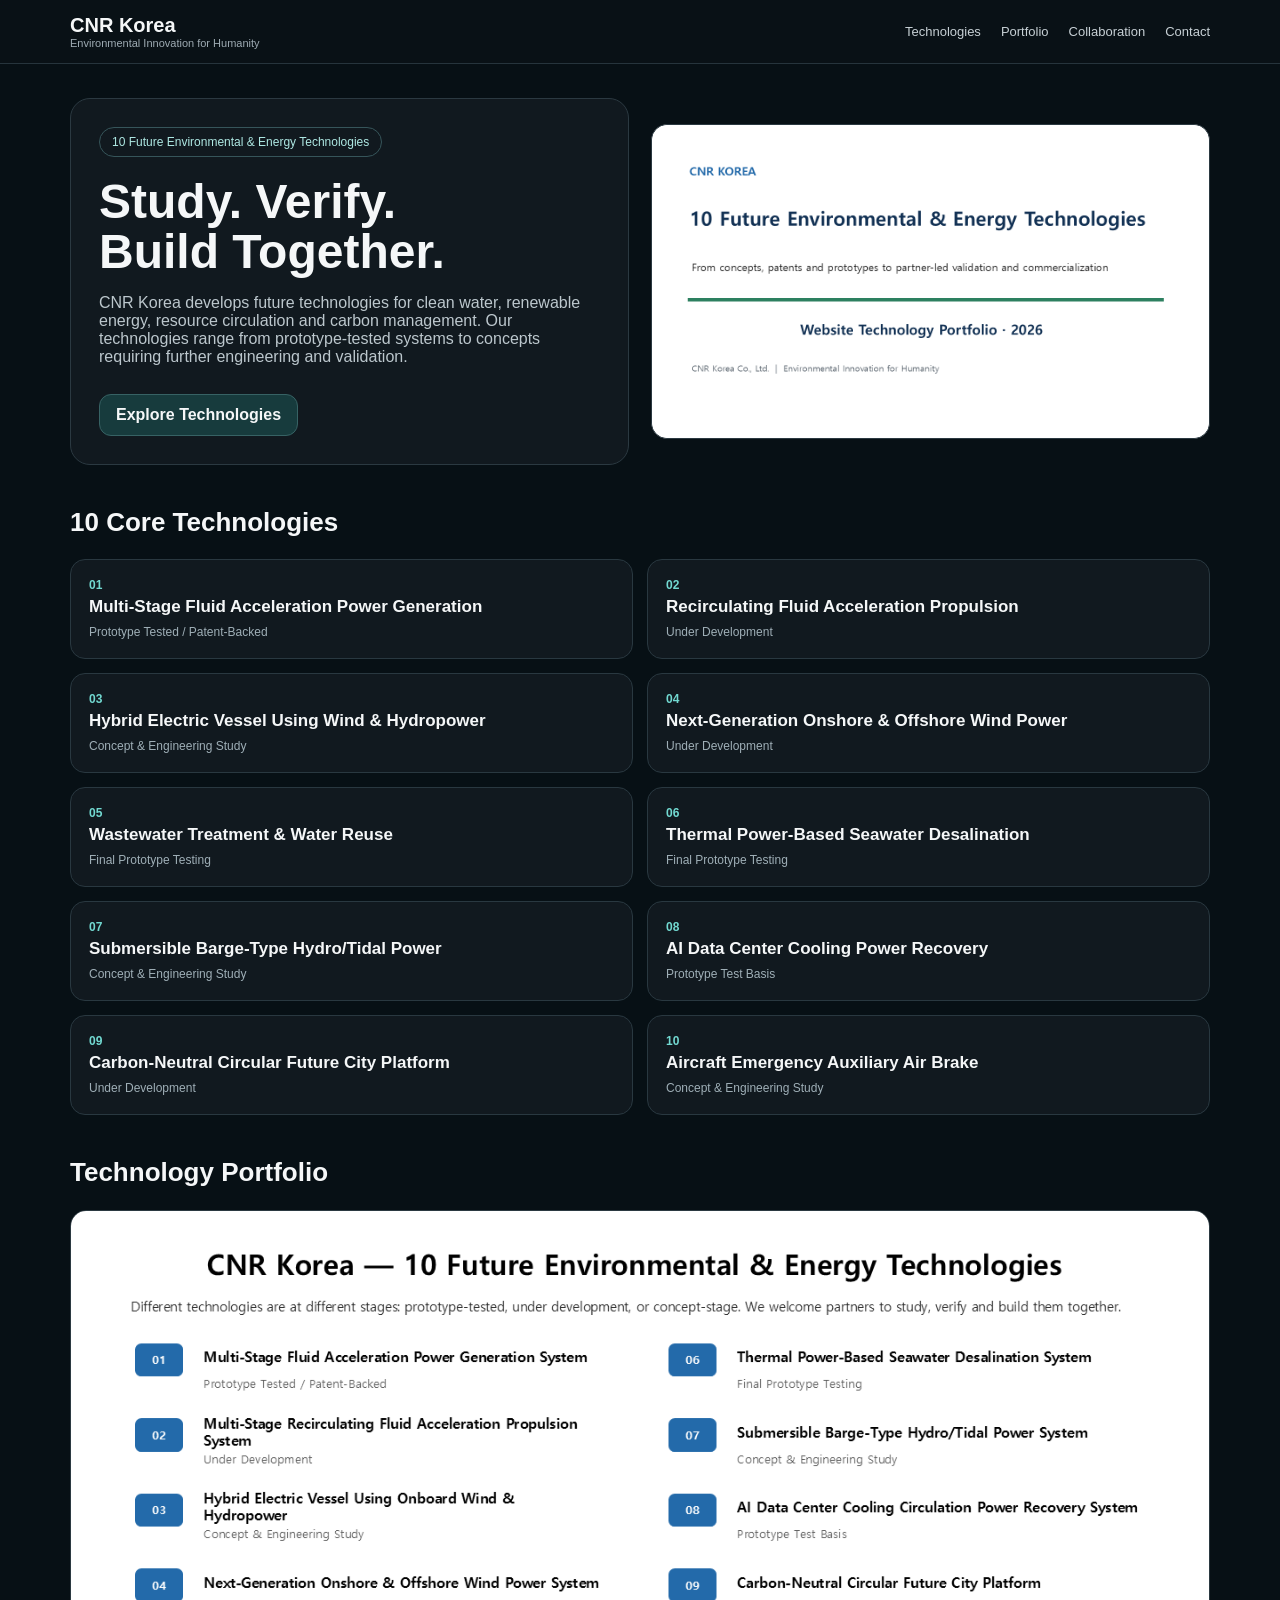
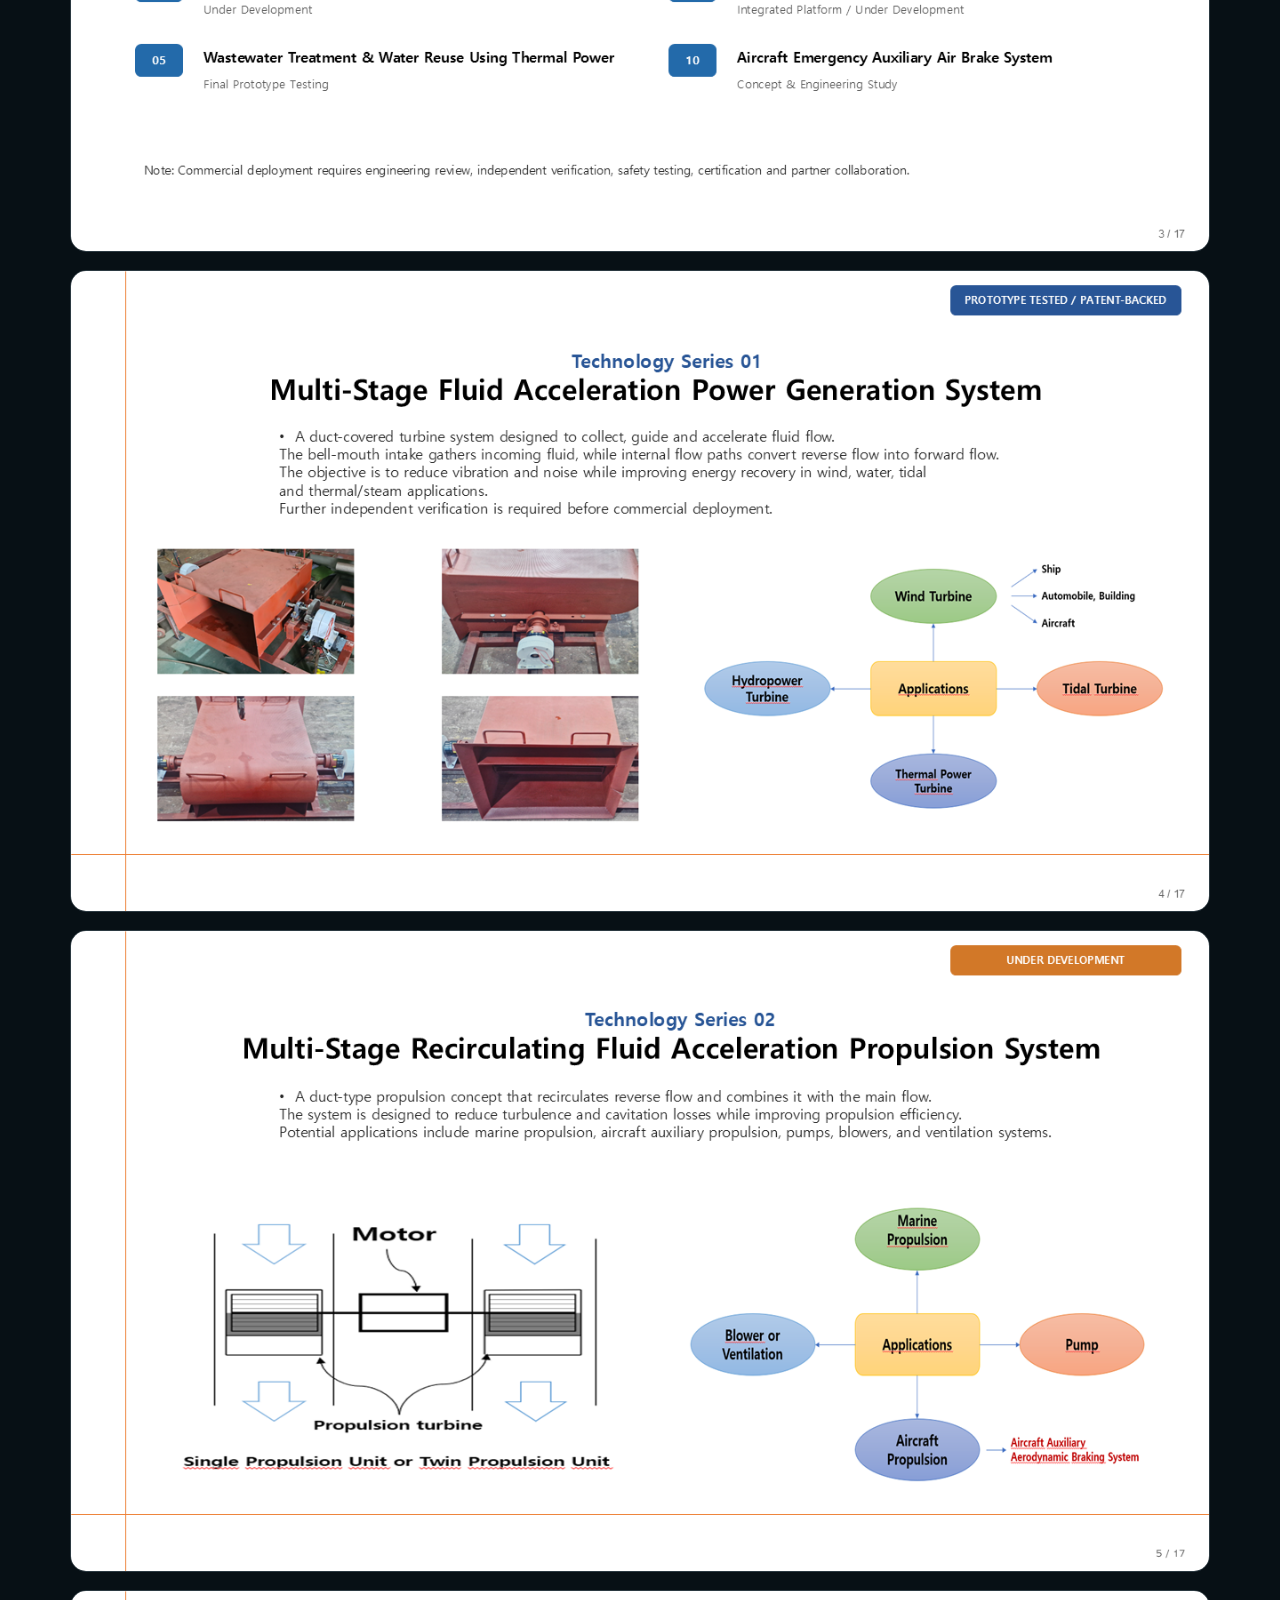
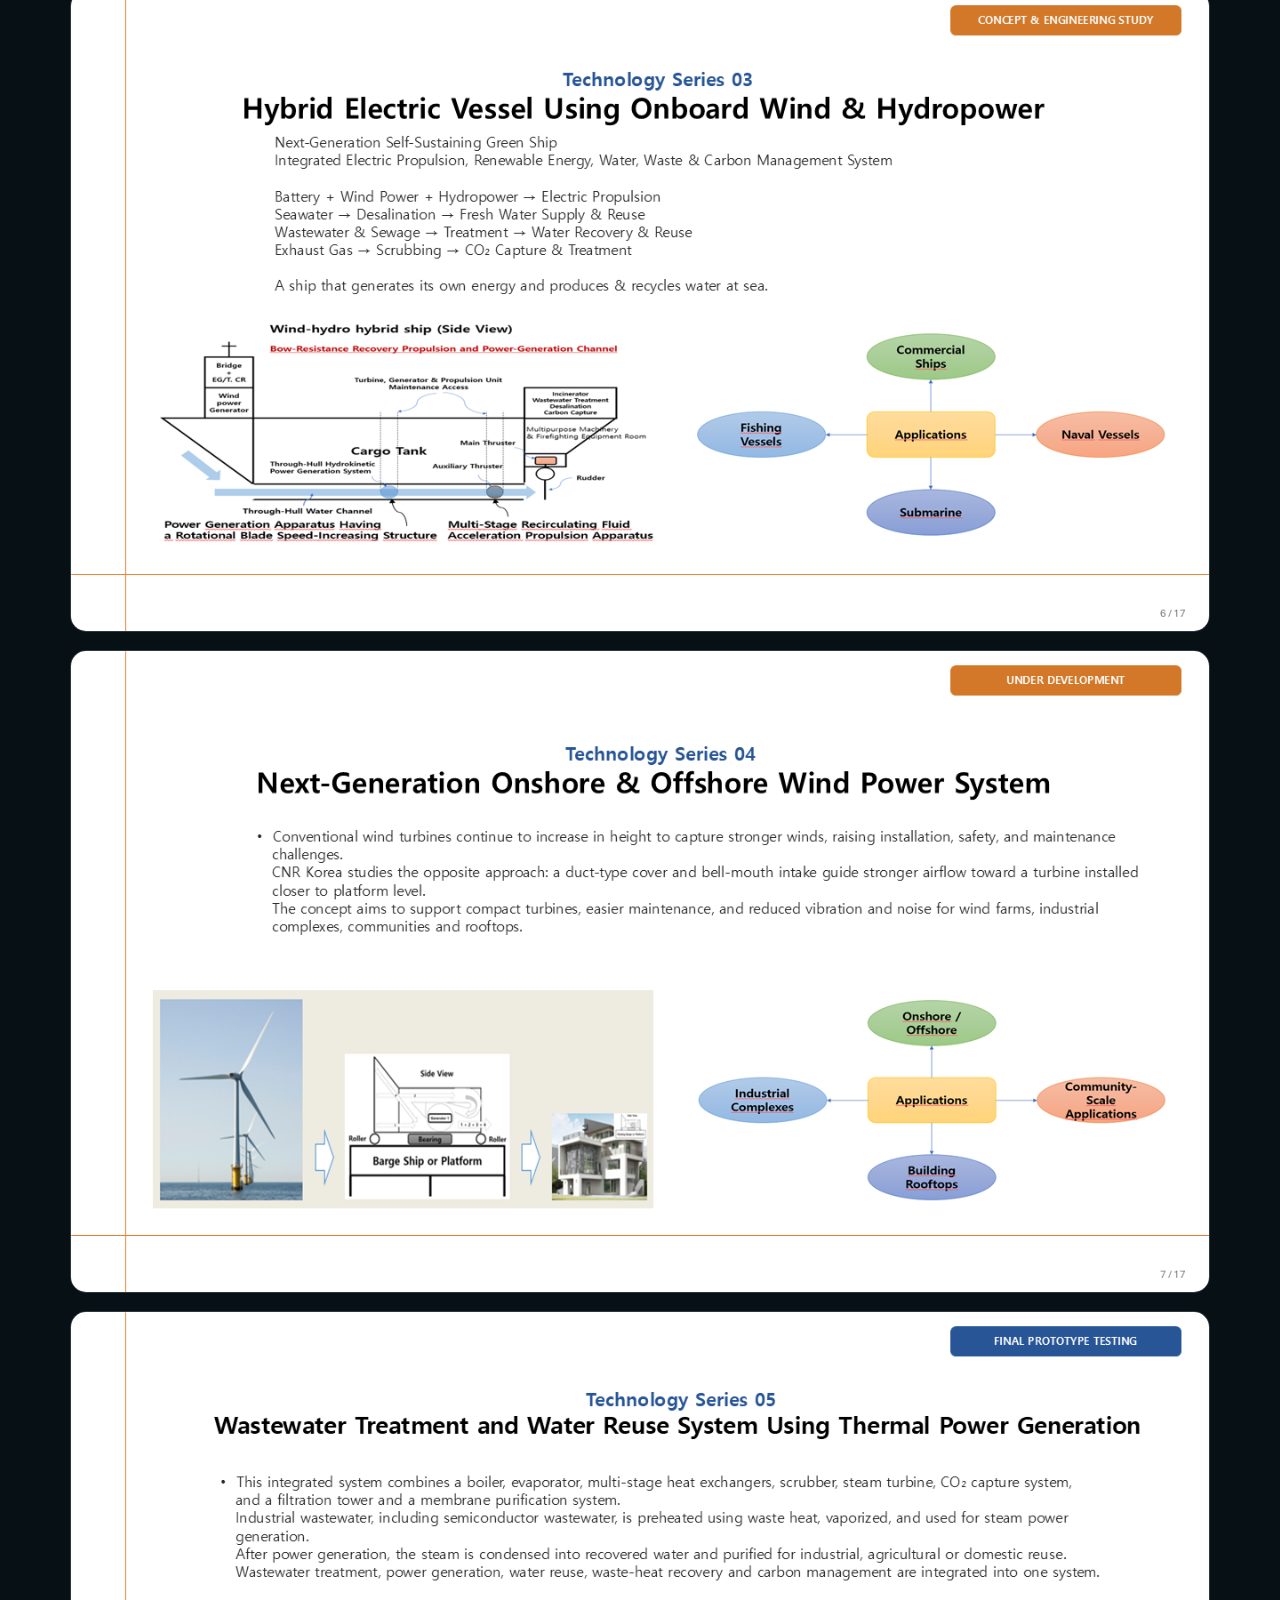
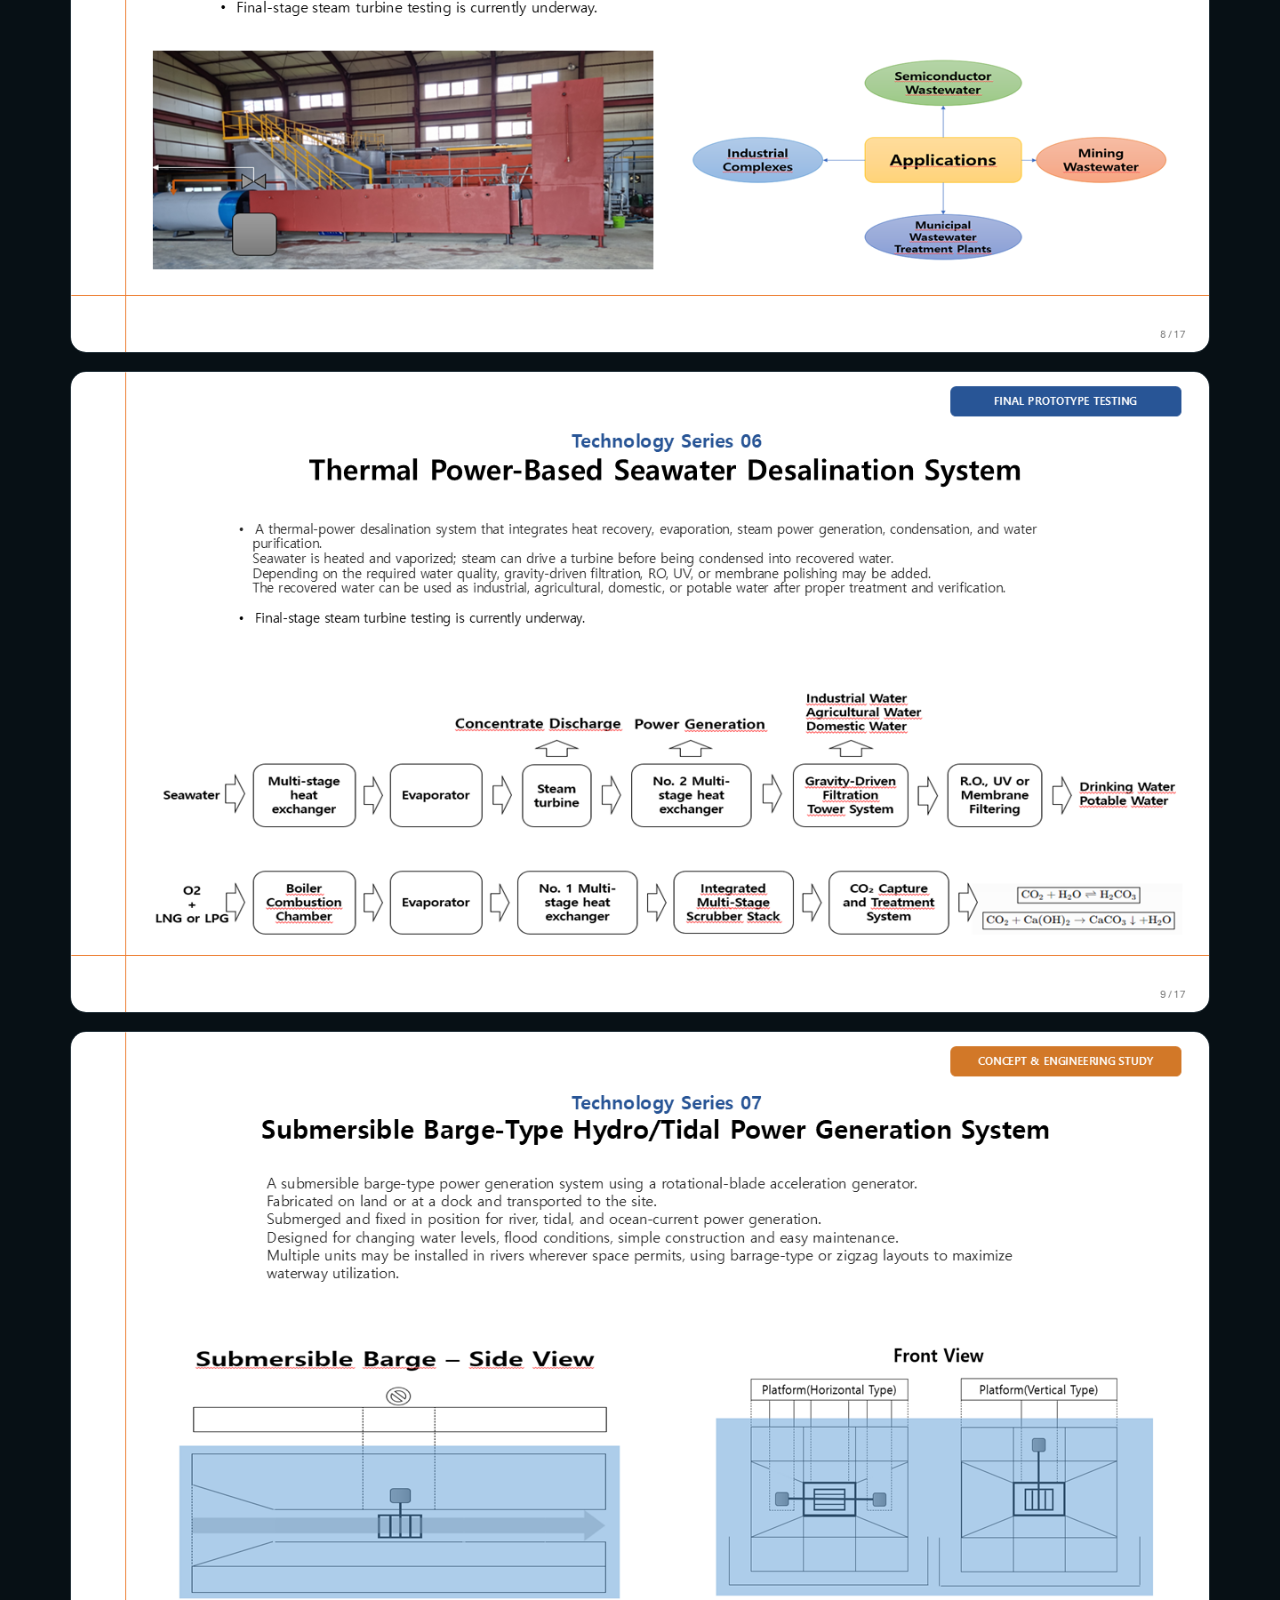
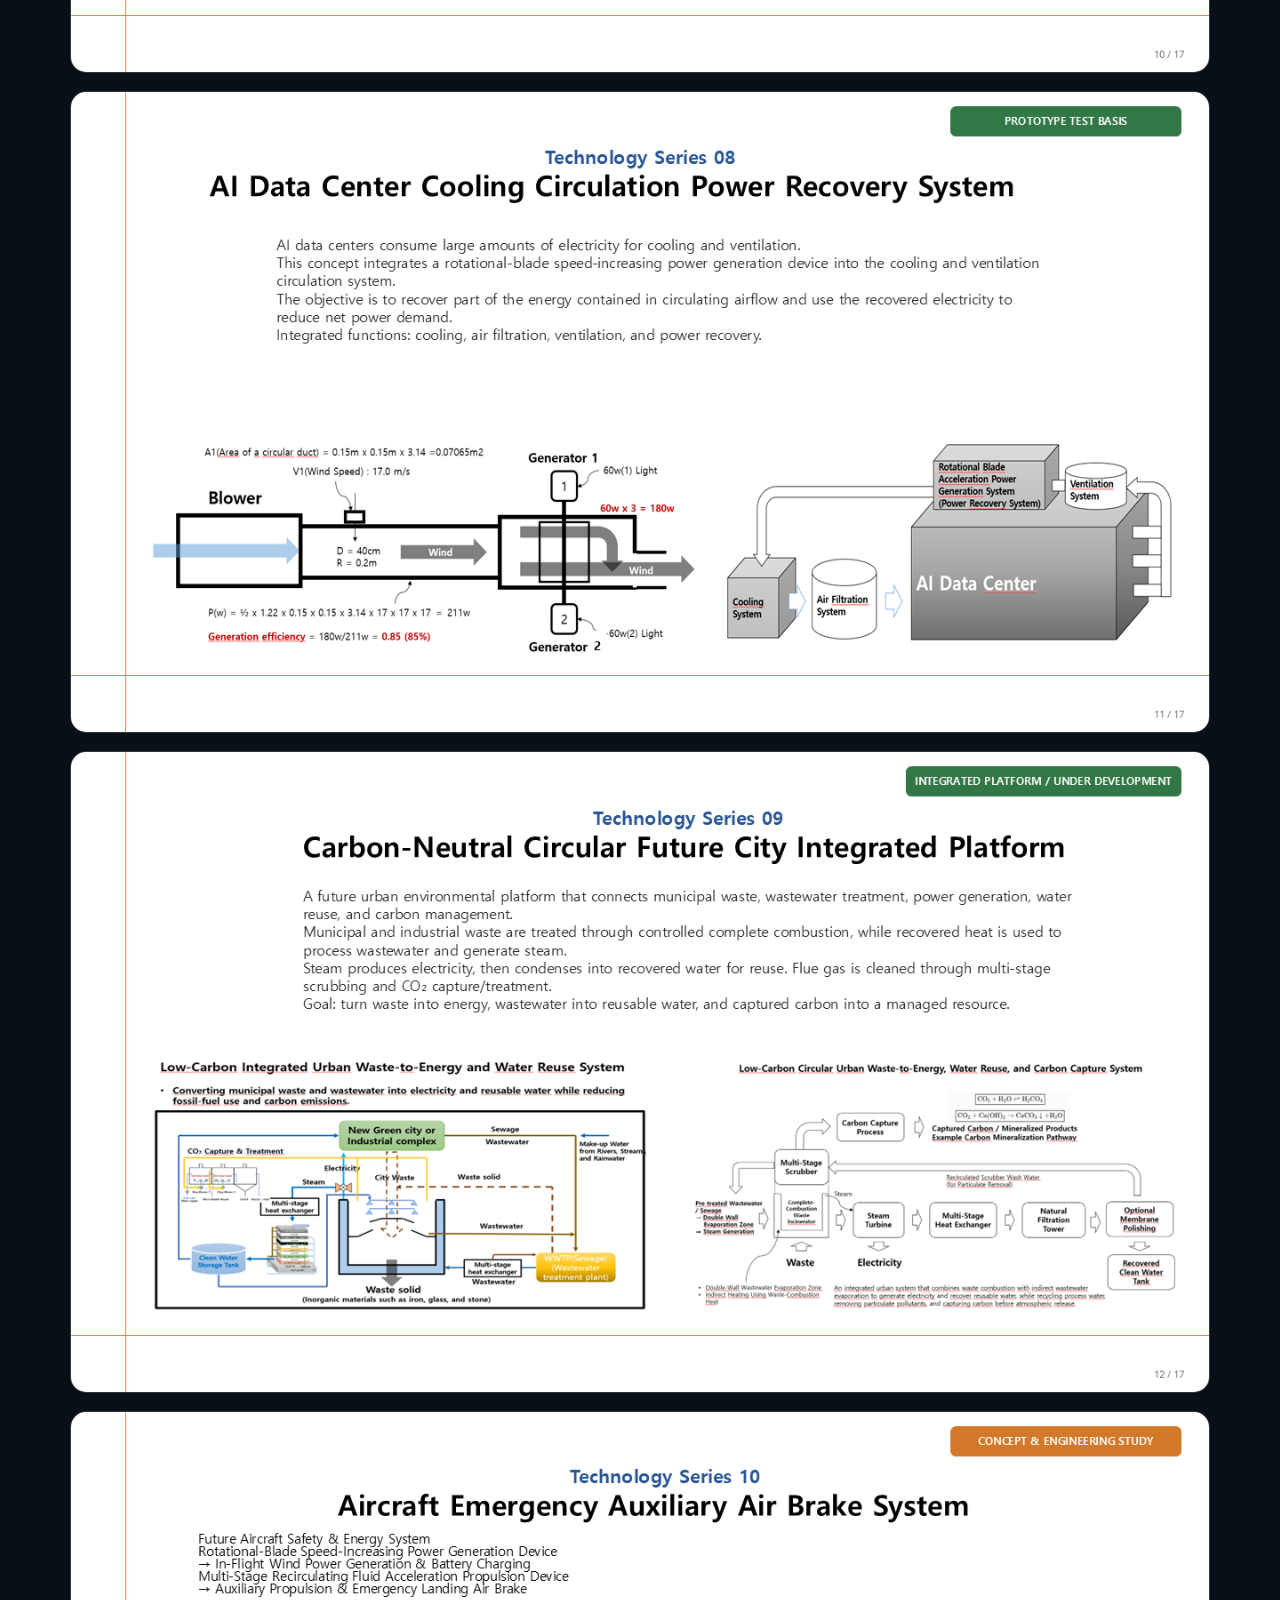
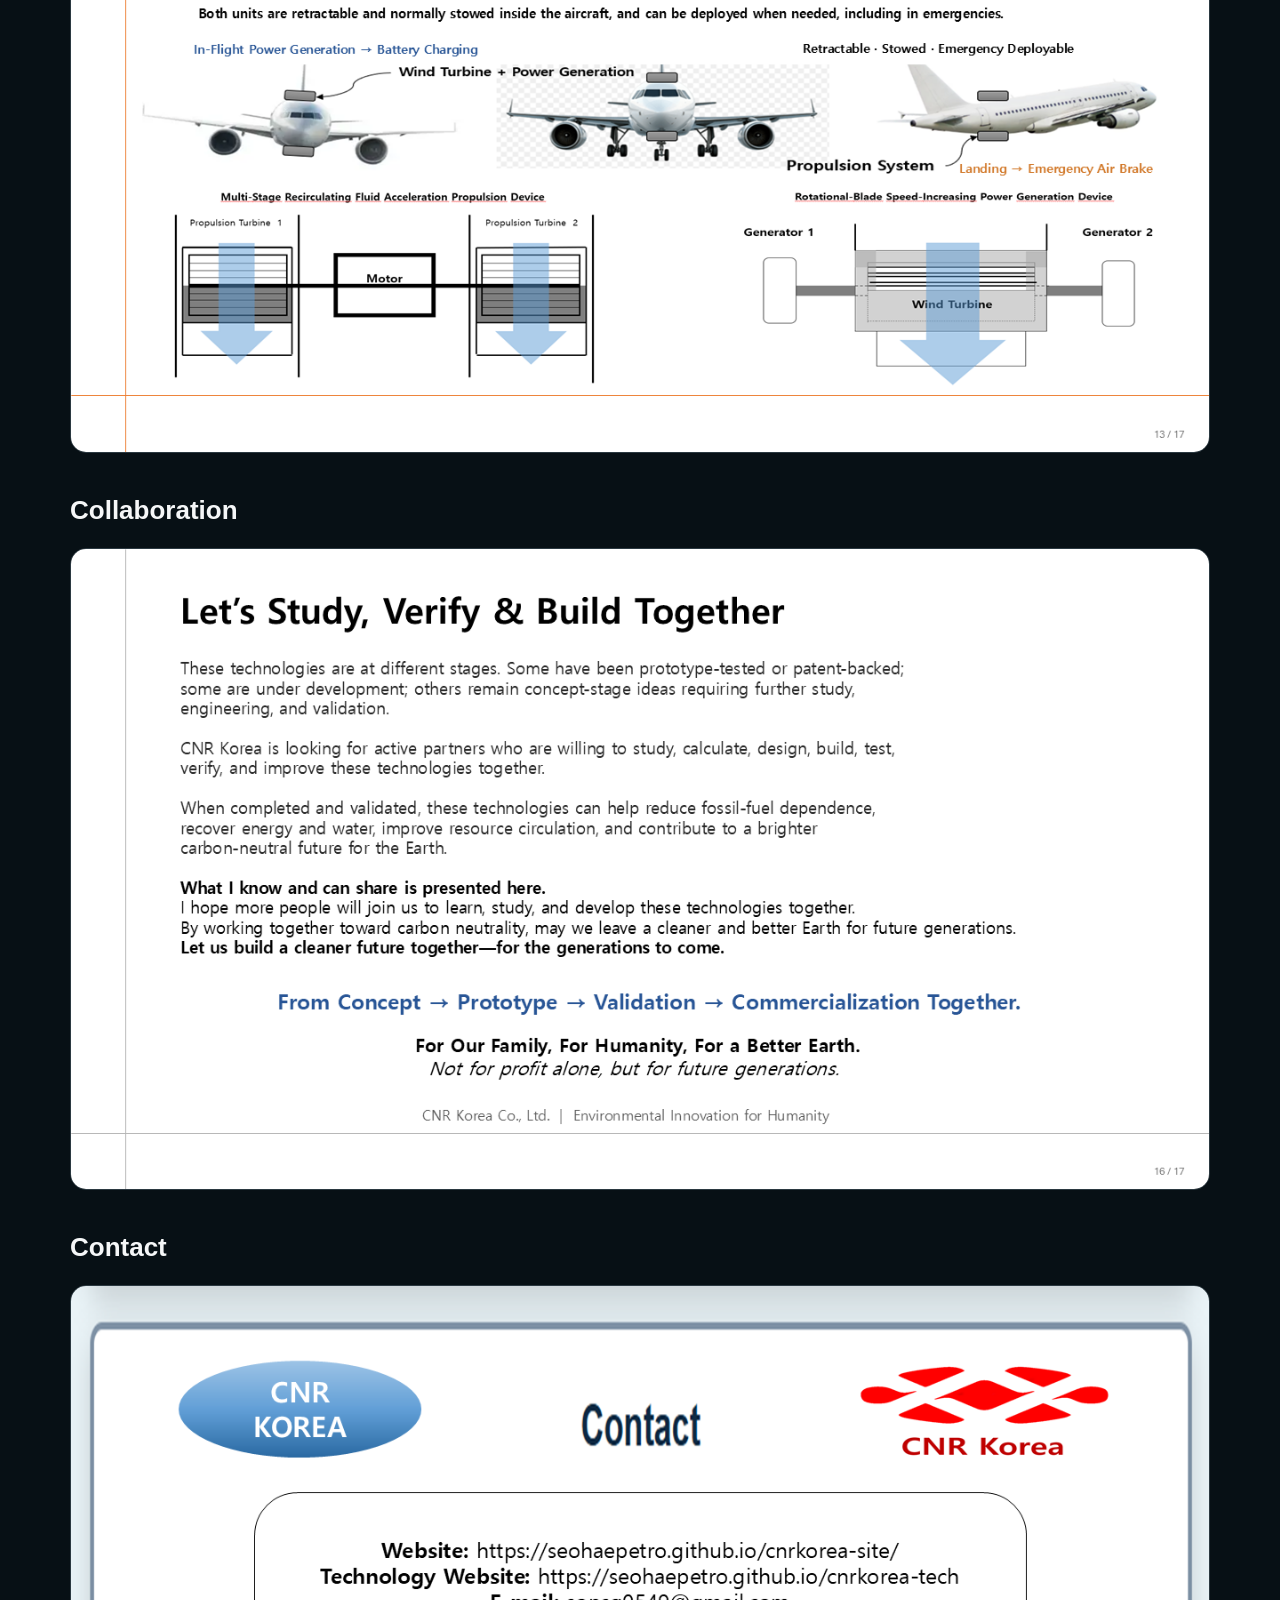
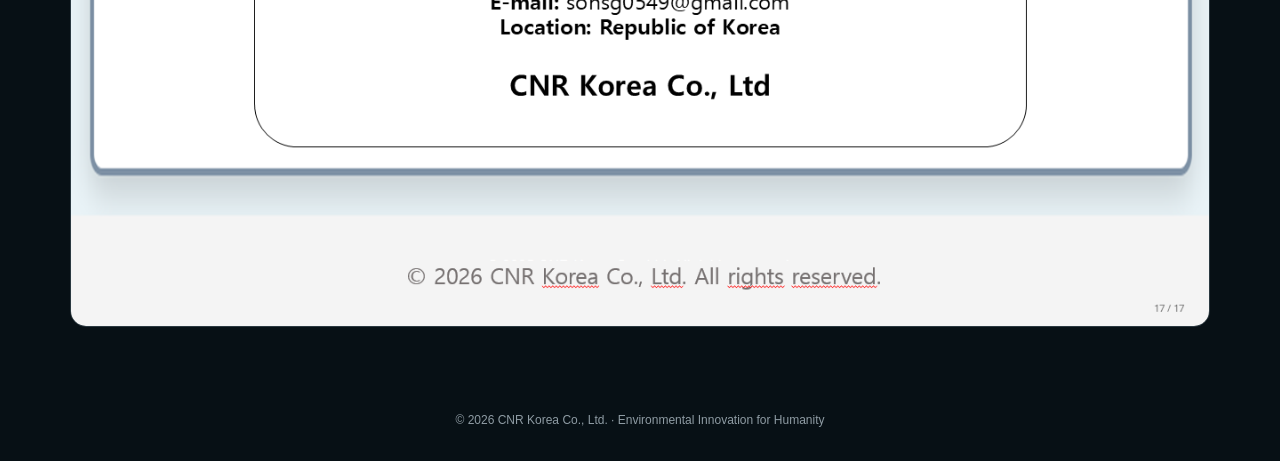
<file: index(1).html>
<!DOCTYPE html>
<html lang="en">
<head>
<meta charset="UTF-8">
<meta name="viewport" content="width=device-width, initial-scale=1.0">
<title>CNR Korea | Future Environmental & Energy Technologies</title>
<style>
*{box-sizing:border-box}
body{margin:0;font-family:Arial,Helvetica,sans-serif;background:#071015;color:#f5f7f8}
a{text-decoration:none;color:inherit}
header{position:sticky;top:0;z-index:10;background:#091116;border-bottom:1px solid #26343c}
nav{max-width:1180px;margin:auto;padding:14px 20px;display:flex;align-items:center;justify-content:space-between}
.brand{font-weight:800;font-size:20px}.brand small{display:block;font-size:11px;color:#9eabb3;font-weight:400}
.links{display:flex;gap:20px;font-size:13px;color:#c7d0d5}
.wrap{max-width:1180px;margin:auto;padding:34px 20px}
.hero{display:grid;grid-template-columns:1fr 1fr;gap:22px;align-items:center}
.panel{background:#11191f;border:1px solid #2b3941;border-radius:20px;padding:28px}
.badge{display:inline-block;padding:7px 12px;border:1px solid #36555a;border-radius:20px;color:#aee8e3;font-size:12px}
h1{font-size:48px;line-height:1.05;margin:20px 0 14px}
p{color:#bcc7cd}
.btn{display:inline-block;margin-top:12px;padding:11px 16px;background:#173b3d;border:1px solid #376264;border-radius:12px;font-weight:700}
.hero img{width:100%;border-radius:16px;background:white}
h2{margin-top:42px;font-size:26px}
.grid{display:grid;grid-template-columns:repeat(2,1fr);gap:14px}
.card{display:block;background:#11191f;border:1px solid #293840;border-radius:15px;padding:18px;transition:.2s}
.card:hover{transform:translateY(-2px);border-color:#4d7778}
.num{color:#72d9d1;font-size:12px;font-weight:800}
.card h3{margin:5px 0;font-size:17px}
.card span{color:#9fafb7;font-size:12px}
.section{margin-top:40px}
.slide{margin:18px 0;background:white;border-radius:16px;overflow:hidden;border:1px solid #2b3941}
.slide img{display:block;width:100%;height:auto}
footer{text-align:center;padding:34px 20px;color:#8f9ca4;font-size:12px}
@media(max-width:800px){
 .links{display:none}.hero{grid-template-columns:1fr}
 h1{font-size:36px}.grid{grid-template-columns:1fr}
}
</style>
</head>
<body>

<header>
<nav>
  <div class="brand">CNR Korea<small>Environmental Innovation for Humanity</small></div>
  <div class="links">
    <a href="#technologies">Technologies</a>
    <a href="#portfolio">Portfolio</a>
    <a href="#collaboration">Collaboration</a>
    <a href="#contact">Contact</a>
  </div>
</nav>
</header>

<main class="wrap">
<section class="hero">
  <div class="panel">
    <div class="badge">10 Future Environmental & Energy Technologies</div>
    <h1>Study. Verify.<br>Build Together.</h1>
    <p>CNR Korea develops future technologies for clean water, renewable energy, resource circulation and carbon management. Our technologies range from prototype-tested systems to concepts requiring further engineering and validation.</p>
    <a class="btn" href="#technologies">Explore Technologies</a>
  </div>
  <div class="slide">
    <img src="CNR_Korea website 2/슬라이드1.PNG" alt="CNR Korea Technology Portfolio">
  </div>
</section>

<section id="technologies">
<h2>10 Core Technologies</h2>
<div class="grid">
  <a class="card" href="#s4"><div class="num">01</div><h3>Multi-Stage Fluid Acceleration Power Generation</h3><span>Prototype Tested / Patent-Backed</span></a>
  <a class="card" href="#s5"><div class="num">02</div><h3>Recirculating Fluid Acceleration Propulsion</h3><span>Under Development</span></a>
  <a class="card" href="#s6"><div class="num">03</div><h3>Hybrid Electric Vessel Using Wind & Hydropower</h3><span>Concept & Engineering Study</span></a>
  <a class="card" href="#s7"><div class="num">04</div><h3>Next-Generation Onshore & Offshore Wind Power</h3><span>Under Development</span></a>
  <a class="card" href="#s8"><div class="num">05</div><h3>Wastewater Treatment & Water Reuse</h3><span>Final Prototype Testing</span></a>
  <a class="card" href="#s9"><div class="num">06</div><h3>Thermal Power-Based Seawater Desalination</h3><span>Final Prototype Testing</span></a>
  <a class="card" href="#s10"><div class="num">07</div><h3>Submersible Barge-Type Hydro/Tidal Power</h3><span>Concept & Engineering Study</span></a>
  <a class="card" href="#s11"><div class="num">08</div><h3>AI Data Center Cooling Power Recovery</h3><span>Prototype Test Basis</span></a>
  <a class="card" href="#s12"><div class="num">09</div><h3>Carbon-Neutral Circular Future City Platform</h3><span>Under Development</span></a>
  <a class="card" href="#s13"><div class="num">10</div><h3>Aircraft Emergency Auxiliary Air Brake</h3><span>Concept & Engineering Study</span></a>
</div>
</section>

<section id="portfolio" class="section">
<h2>Technology Portfolio</h2>
<div class="slide"><img src="CNR_Korea website 2/슬라이드3.PNG" alt="Technology overview"></div>
<div class="slide" id="s4"><img src="CNR_Korea website 2/슬라이드4.PNG" alt="Technology 01"></div>
<div class="slide" id="s5"><img src="CNR_Korea website 2/슬라이드5.PNG" alt="Technology 02"></div>
<div class="slide" id="s6"><img src="CNR_Korea website 2/슬라이드6.PNG" alt="Technology 03"></div>
<div class="slide" id="s7"><img src="CNR_Korea website 2/슬라이드7.PNG" alt="Technology 04"></div>
<div class="slide" id="s8"><img src="CNR_Korea website 2/슬라이드8.PNG" alt="Technology 05"></div>
<div class="slide" id="s9"><img src="CNR_Korea website 2/슬라이드9.PNG" alt="Technology 06"></div>
<div class="slide" id="s10"><img src="CNR_Korea website 2/슬라이드10.PNG" alt="Technology 07"></div>
<div class="slide" id="s11"><img src="CNR_Korea website 2/슬라이드11.PNG" alt="Technology 08"></div>
<div class="slide" id="s12"><img src="CNR_Korea website 2/슬라이드12.PNG" alt="Technology 09"></div>
<div class="slide" id="s13"><img src="CNR_Korea website 2/슬라이드13.PNG" alt="Technology 10"></div>
</section>

<section id="collaboration" class="section">
<h2>Collaboration</h2>
<div class="slide"><img src="CNR_Korea website 2/슬라이드16.PNG" alt="Collaboration"></div>
</section>

<section id="contact" class="section">
<h2>Contact</h2>
<div class="slide"><img src="CNR_Korea website 2/슬라이드17.PNG" alt="Contact"></div>
</section>
</main>

<footer>© 2026 CNR Korea Co., Ltd. · Environmental Innovation for Humanity</footer>

</body>
</html>
</file>
